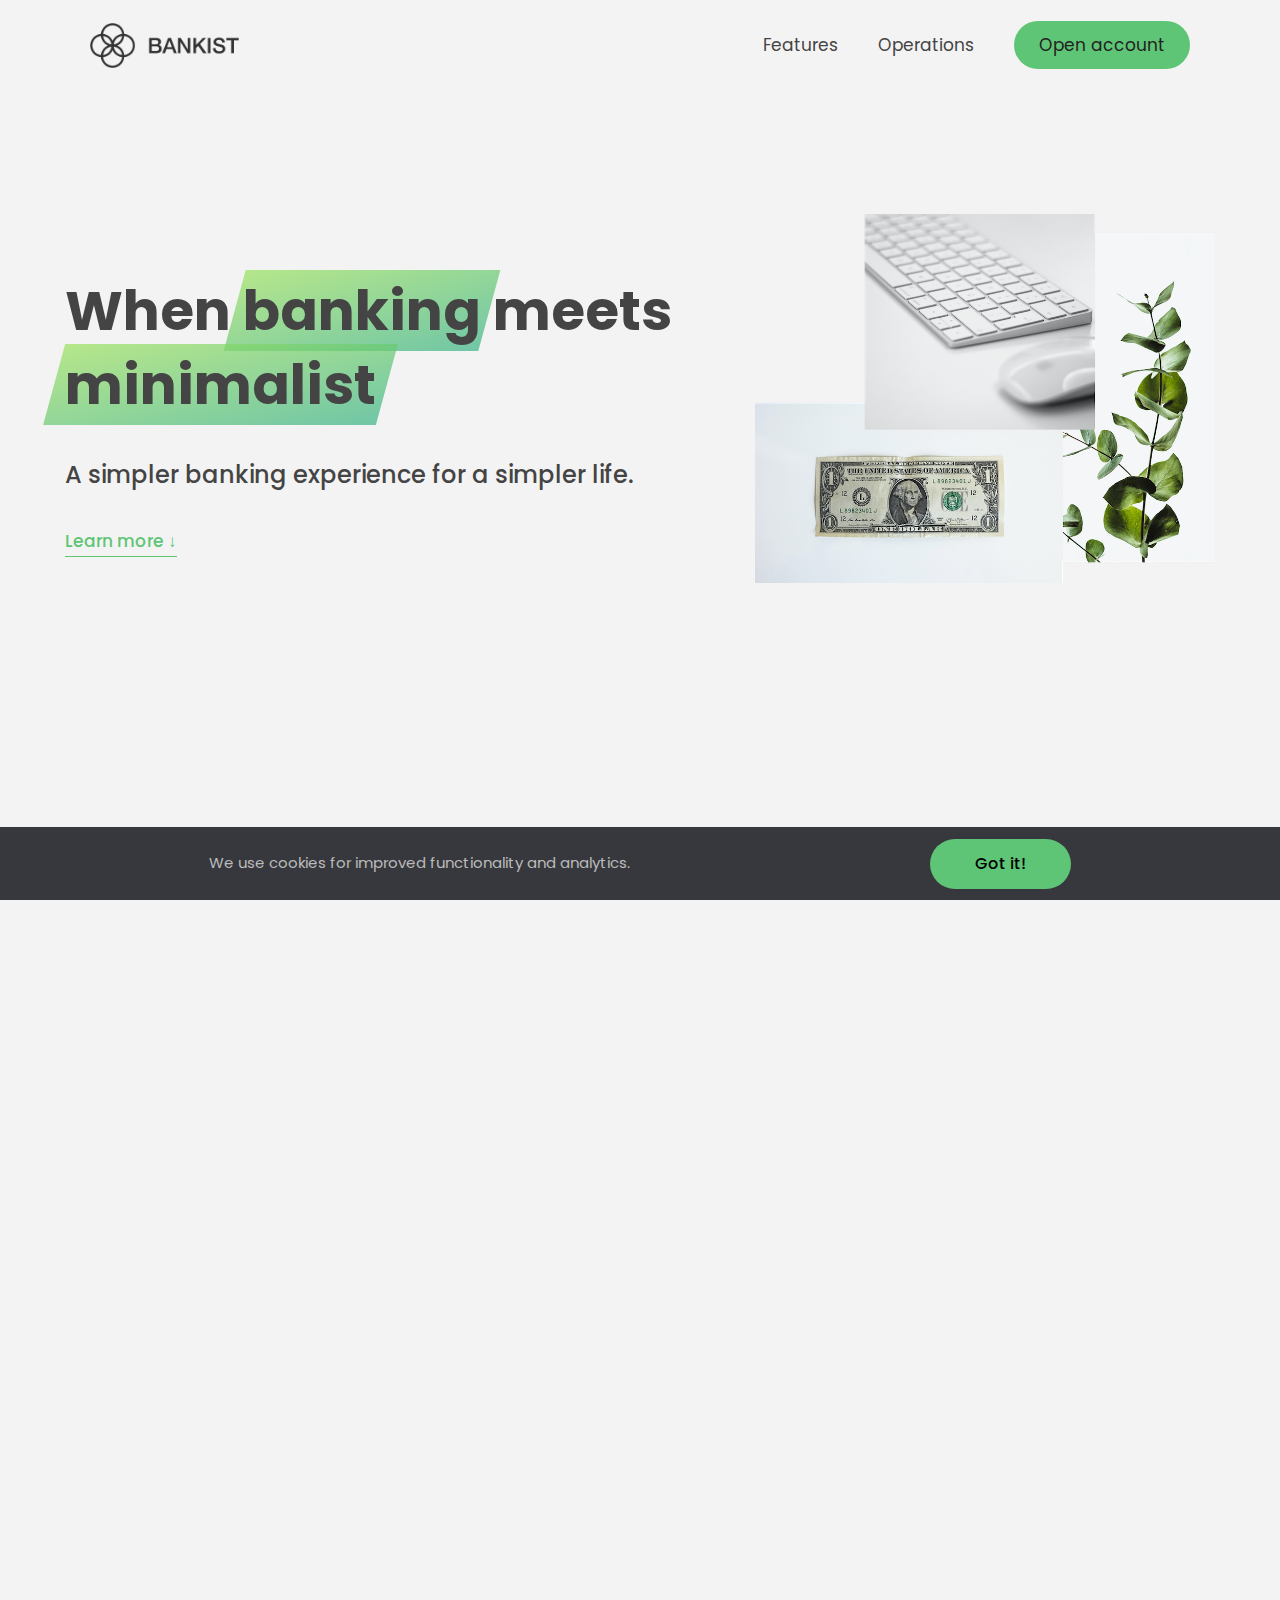
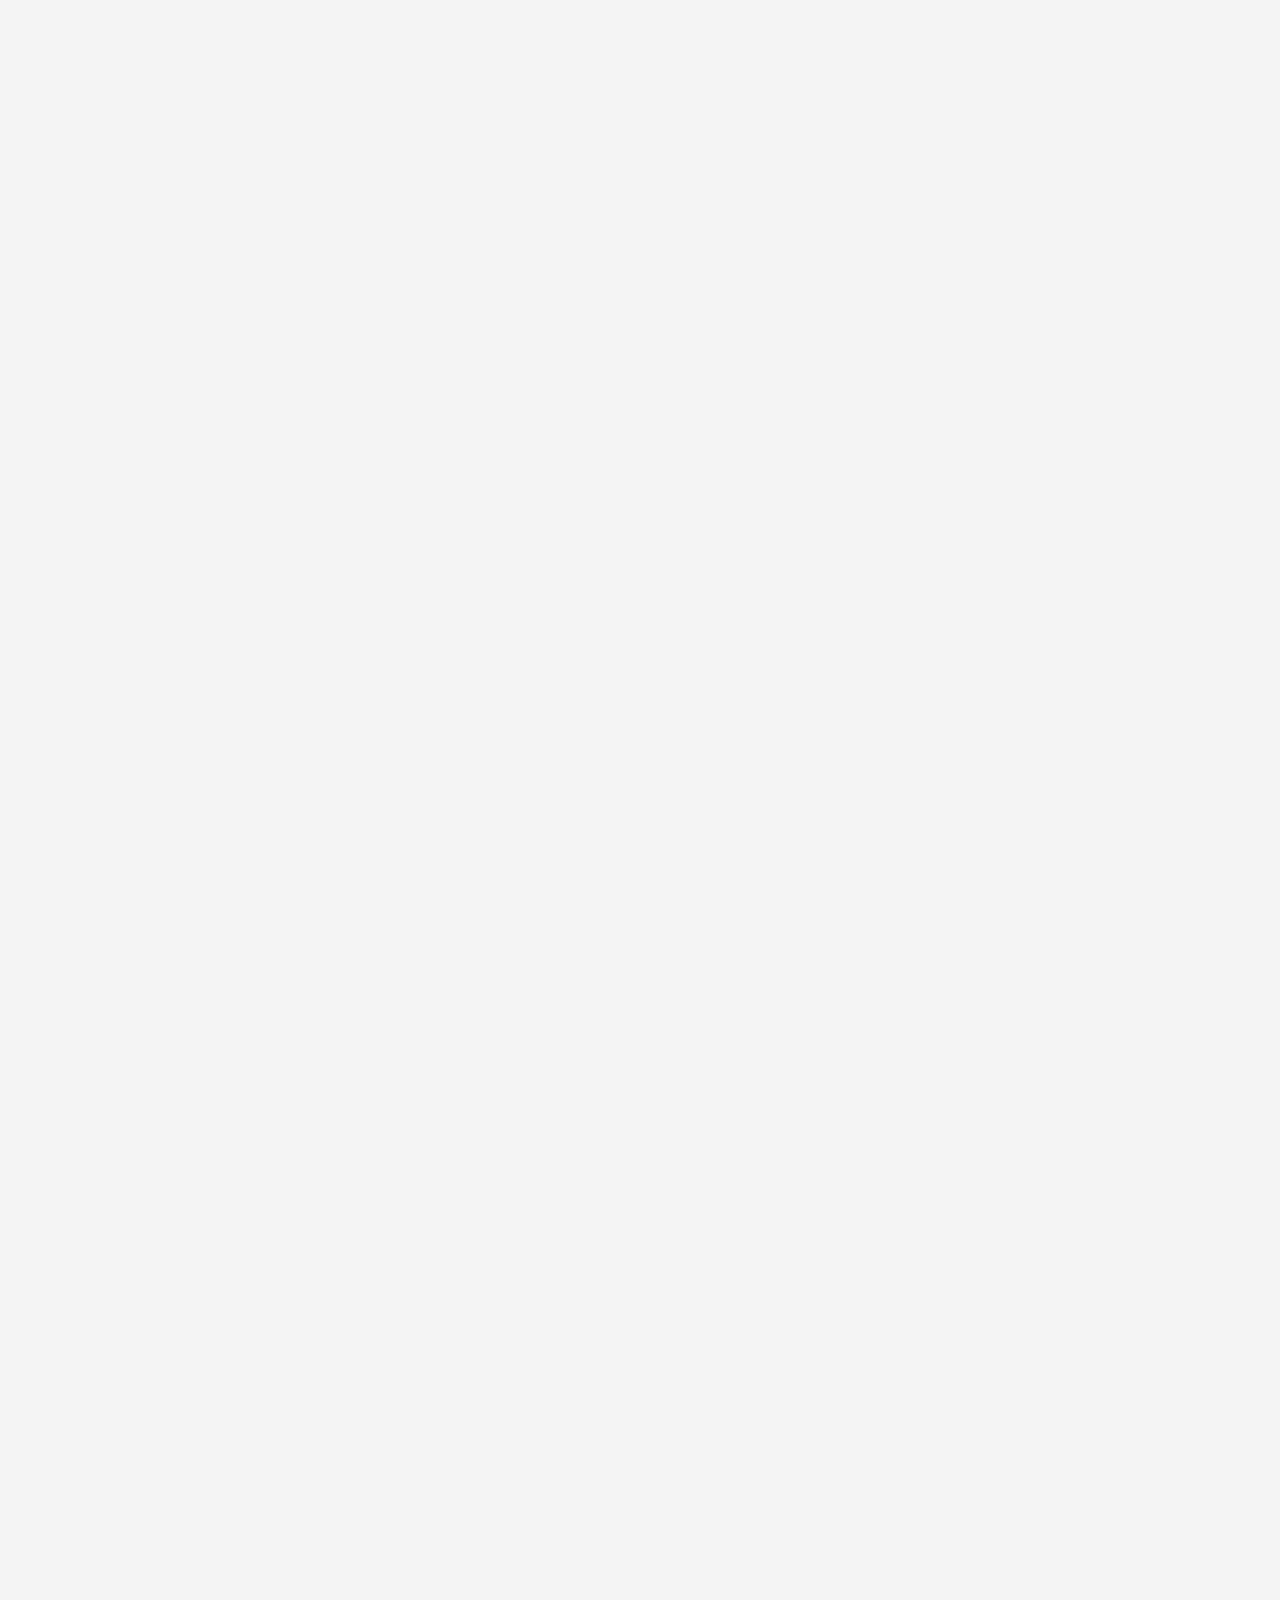
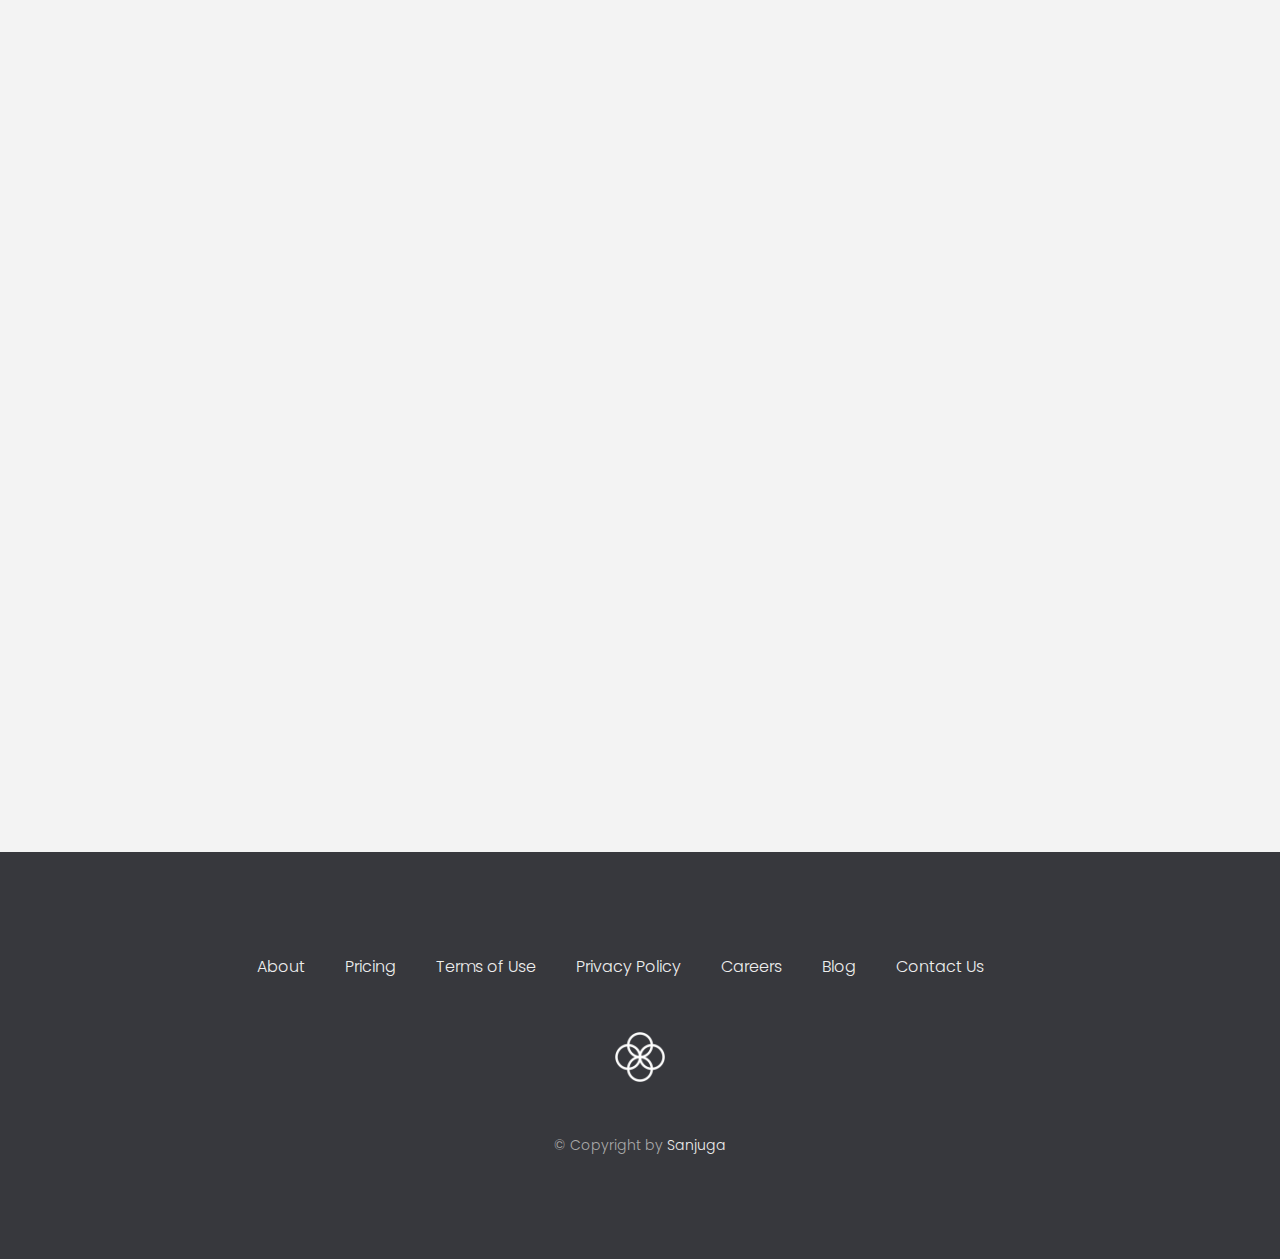
<file: index.html>
<!DOCTYPE html>
<html lang="en">
    <head>
        <meta charset="UTF-8" />
        <meta name="viewport" content="width=device-width, initial-scale=1.0" />
        <meta http-equiv="X-UA-Compatible" content="ie=edge" />
        <!-- <link rel="shortcut icon" type="image/png" href="img/icon.png" /> -->
        <link
            href="https://fonts.googleapis.com/css?family=Poppins:300,400,500,600&display=swap"
            rel="stylesheet"
        />
        <link rel="stylesheet" href="style.css" />
        <title>Bankist | When Banking meets Minimalist</title>
        <script defer src="script.js"></script>
        <!-- <script defer src="script-private.js"></script> -->
    </head>

    <body>
        <header class="header">
            <nav class="nav">
                <img
                    src="./images/logo.png"
                    alt="Bankist logo"
                    class="nav__logo"
                    id="logo"
                    designer="Jonas"
                    data-version-number="3.0"
                />
                <ul class="nav__links">
                    <li class="nav__item">
                        <a class="nav__link" href="#section--1">Features</a>
                    </li>
                    <li class="nav__item">
                        <a class="nav__link" href="#section--2">Operations</a>
                    </li>
                    
                    <li class="nav__item">
                        <a
                            class="nav__link nav__link--btn btn--show-modal"
                            href="#"
                            >Open account</a
                        >
                    </li>
                </ul>
            </nav>

            <div class="header__title">
                <h1>
                    When
                    <!-- Green highlight effect -->
                    <span class="highlight">banking</span>
                    meets<br />
                    <span class="highlight">minimalist</span>
                </h1>
                <h4>A simpler banking experience for a simpler life.</h4>
                <button class="btn--text btn--scroll-to">
                    Learn more &DownArrow;
                </button>
                <img
                    src="./images/hero.png"
                    class="header__img"
                    alt="Minimalist bank items"
                />
            </div>
        </header>

        <section class="section" id="section--1">
            <div class="section__title">
                <h2 class="section__description">Features</h2>
                <h3 class="section__header">
                    Everything you need in a modern bank and more.
                </h3>
            </div>

            <div class="features">
                <img
                    src="./images/digital-lazy.jpg"
                    data-src="./images/digital.jpg"
                    alt="Computer"
                    class="features__img lazy-img"
                />
                <div class="features__feature">
                    <div class="features__icon">
                        <!-- <svg>
                            <use xlink:href="img/icons.svg#icon-monitor"></use>
                        </svg> -->
                    </div>
                    <h5 class="features__header">100% digital bank</h5>
                    <p>
                        Enjoy a seamless digital banking experience with cutting-edge technology. Access your accounts anytime, anywhere.

                    </p>
                </div>

                <div class="features__feature">
                    <div class="features__icon">
                        <!-- <svg>
                            <use
                                xlink:href="img/icons.svg#icon-trending-up"
                            ></use>
                        </svg> -->
                    </div>
                    <h5 class="features__header">Watch your money grow</h5>
                    <p>
                        See your funds flourish over time with our intelligent investment options. Maximize your savings effortlessly.

                    </p>
                </div>
                <img
                    src="./images/grow-lazy.jpg"
                    data-src="./images/grow.jpg"
                    alt="Plant"
                    class="features__img lazy-img"
                />

                <img
                    src="./images/card-lazy.jpg"
                    data-src="./images/card.jpg"
                    alt="Credit card"
                    class="features__img lazy-img"
                />
                <div class="features__feature">
                    <div class="features__icon">
                        <!-- <svg>
                            <use
                                xlink:href="img/icons.svg#icon-credit-card"
                            ></use>
                        </svg> -->
                    </div>
                    <h5 class="features__header">Free debit card included</h5>
                    <p>
                        Get a free debit card with your account, offering convenience and security. Make transactions hassle-free.

                    </p>
                </div>
            </div>
        </section>

        <section class="section" id="section--2">
            <div class="section__title">
                <h2 class="section__description">Operations</h2>
                <h3 class="section__header">
                    Everything as simple as possible, but no simpler.
                </h3>
            </div>

            <div class="operations">
                <div class="operations__tab-container">
                    <button
                        class="btn operations__tab operations__tab--1 operations__tab--active"
                        data-tab="1"
                    >
                        <span>01</span>Instant Transfers
                    </button>
                    <button
                        class="btn operations__tab operations__tab--2"
                        data-tab="2"
                    >
                        <span>02</span>Instant Loans
                    </button>
                    <buttonwassd
                        class="btn operations__tab operations__tab--3"
                        data-tab="3"
                    >

                        <span>03</span>Instant Closing
                    </button>
                </div>
                <div
                    class="operations__content operations__content--1 operations__content--active">
                    <div class="operations__icon operations__icon--1">
                        <!-- <svg>
                            <use xlink:href="img/icons.svg#icon-upload"></use>
                        </svg> -->
                    </div>
                    <h5 class="operations__header">
                        Tranfser money to anyone, instantly! No fees, no BS.
                    </h5>
                    <p>
                        Send money to friends, family, or businesses instantly without worrying about transaction fees. Simplify your financial transactions.
 
                    </p>
                </div>

                <div class="operations__content operations__content--2">
                    <div class="operations__icon operations__icon--2">
                        <!-- <svg>
                            <use xlink:href="img/icons.svg#icon-home"></use>
                        </svg> -->
                    </div>
                    <h5 class="operations__header">
                        Buy a home or make your dreams come true, with instant
                        loans.
                    </h5>
                    <p>
                        Fulfill your dreams with our instant loan options. Whether it's a new home or personal goals, we've got you covered with quick and easy loan approvals.

                    </p>
                </div>
                <div class="operations__content operations__content--3">
                    <div class="operations__icon operations__icon--3">
                        <!-- <svg>
                            <use xlink:href="img/icons.svg#icon-user-x"></use>
                        </svg> -->
                    </div>
                    <h5 class="operations__header">
                        No longer need your account? No problem! Close it
                        instantly.
                    </h5>
                    <p>
                        Close your account effortlessly whenever you need to. Our streamlined process ensures a hassle-free account closure experience.

                    </p>
                </div>
            </div>
        </section>

        <section class="section section--cta">
            <div class="container text-center mt-5">
                <h3 id="hello">Wanna explore the possibility of being approved for a loan?</h3>
                <br>
                <a href="/loanpred.html" id="cont"> <button style="font-size: 20px; padding: 10px 20px; border-radius: 5px; border: none; background-color: #4CAF50; color: white; position: relative; left: 50%; transform: translateX(-50%);">Pinch me</button></a>
            </div>
        </section>

        <section class="section section--sign-up">
            <div class="section__title">
                <h3 class="section__header">
                    The best time to join Bankist was an year ago. The second
                    best is today!
                </h3>
            </div>
            <button class="btn btn--show-modal">
                Open your free account today!
            </button>
        </section>

       

        <footer class="footer">
            <ul class="footer__nav">
                <li class="footer__item">
                    <a class="footer__link" href="#">About</a>
                </li>
                <li class="footer__item">
                    <a class="footer__link" href="#">Pricing</a>
                </li>
                <li class="footer__item">
                    <a class="footer__link" href="#">Terms of Use</a>
                </li>
                <li class="footer__item">
                    <a class="footer__link" href="#">Privacy Policy</a>
                </li>
                <li class="footer__item">
                    <a class="footer__link" href="#">Careers</a>
                </li>
                <li class="footer__item">
                    <a class="footer__link" href="#">Blog</a>
                </li>
                <li class="footer__item">
                    <a class="footer__link" href="#">Contact Us</a>
                </li>
            </ul>
            <img
                src="./images/icon.png"
                alt="Logo"
                class="footer__logo"
            />
            <p class="footer__copyright">
                &copy; Copyright by
                <a
                    class="footer__link twitter-link"
                    target="_blank"
                    href="https://github.com/sanju094"
                    >Sanjuga</a>
            </p>
        </footer>

        <div class="modal hidden">
            <button class="btn--close-modal">&times;</button>
            <h2 class="modal__header">
                Open your bank account <br />
                in just <span class="highlight">5 minutes</span>
            </h2>
            <form class="modal__form">
                <label>First Name</label>
                <input type="text" />
                <label>Last Name</label>
                <input type="text" />
                <label>Email Address</label>
                <input type="email" />
                <button class="btn">Next step &rarr;</button>
            </form>
        </div>
        <div class="overlay hidden"></div>
    </body>
</html>
</file>
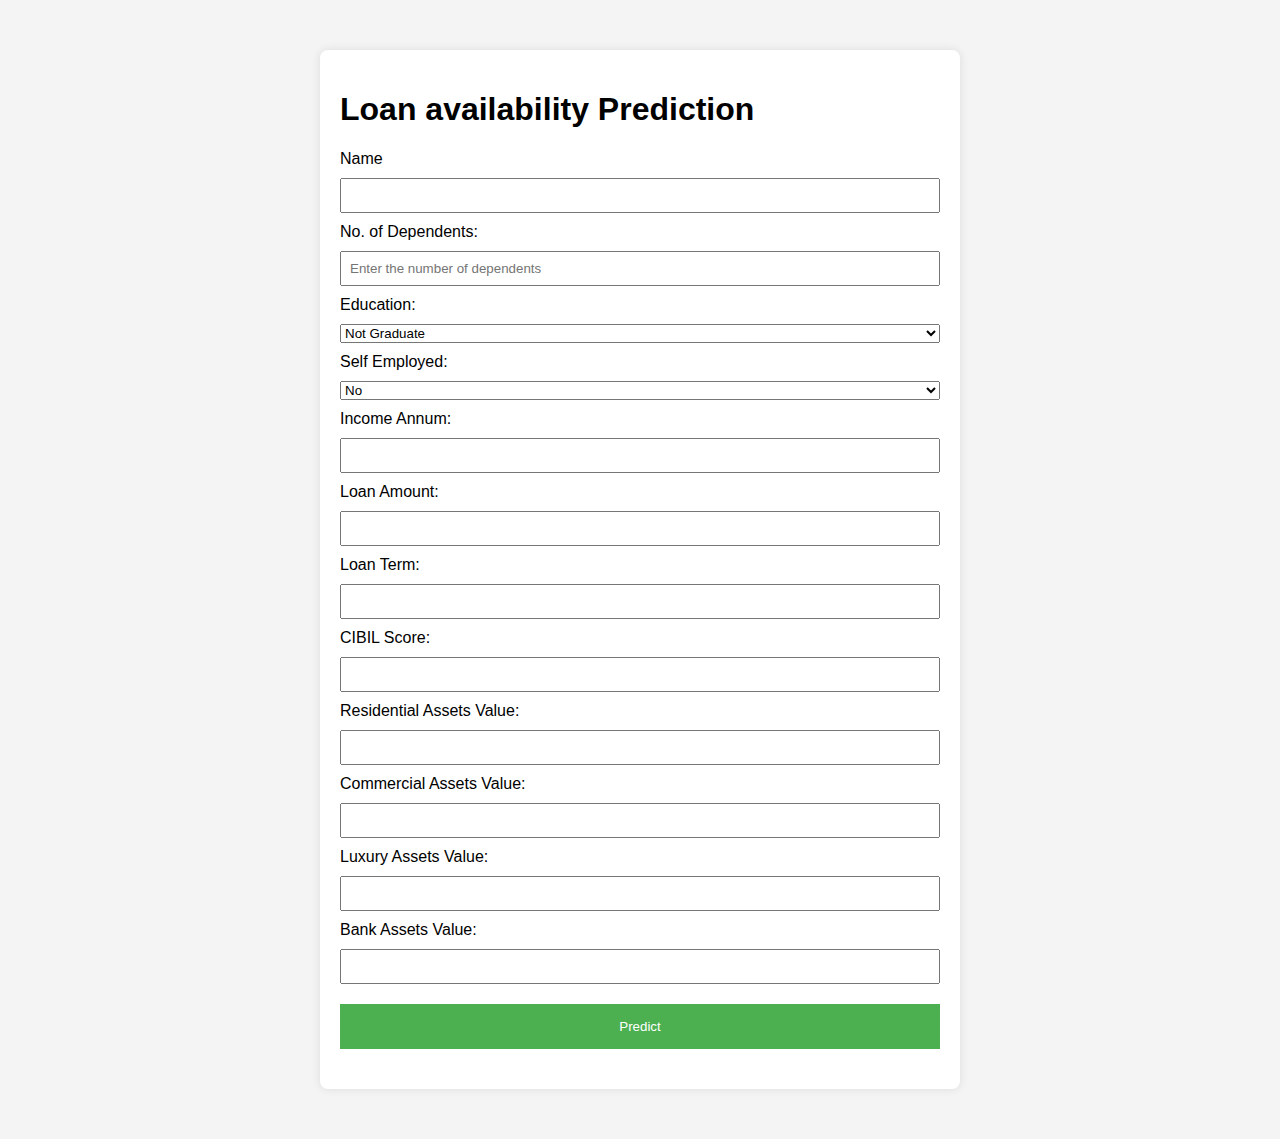
<file: loanpred.html>
<!DOCTYPE html>
<html lang="en">
<head>
    <meta charset="UTF-8">
    <meta name="viewport" content="width=device-width, initial-scale=1.0">
    <title>Loan Status Prediction</title>
    <style>
        body {
            font-family: Arial, sans-serif;
            margin: 0;
            padding: 0;
            background-color: #f4f4f4;
        }

        .container {
            max-width: 600px;
            margin: 50px auto;
            background-color: #fff;
            padding: 20px;
            border-radius: 8px;
            box-shadow: 0 0 10px rgba(0, 0, 0, 0.1);
        }

        form {
            display: flex;
            flex-direction: column;
            gap: 10px;
        }

        input {
            width: 100%;
            padding: 8px;
            box-sizing: border-box;
        }

        button {
            margin-top: 10px;
            padding: 15px;
            background-color: #4CAF50;
            color: white;
            border: none;
            cursor: pointer;
        }

        button:hover {
            background-color: #45a049;
        }

        #result {
            margin-top: 20px;
        }
    </style>
</head>
<body>
    <div class="container">
        <h1>Loan availability Prediction</h1>
        <form id="loanForm">

            <label for="name">Name</label>
            <input type="text" id="name"/>

            <label for="no_of_dependents">No. of Dependents:</label>
            <input type="number" id="no_of_dependents" placeholder="Enter the number of dependents" required>

            <label for="education">Education:</label>
            <select id="education" required>
                <option value="0">Not Graduate</option>
                <option value="1">Graduate</option>
            </select>

            <label for="self_employed">Self Employed:</label>
            <select id="self_employed" required>
                <option value="0">No</option>
                <option value="1">Yes</option>
            </select>

            <label for="incomeAnnum">Income Annum:</label>
            <input type="number" id="incomeAnnum" name="incomeAnnum"   required>

            <label for="loanAmount">Loan Amount:</label>
            <input type="number" id="loanAmount" name="loanAmount" required>

            <label for="loanTerm">Loan Term:</label>
            <input type="number" id="loanTerm" name="loanTerm" required>

            <label for="cibilScore">CIBIL Score:</label>
            <input type="number" id="cibilScore" name="cibilScore" required>

            <label for="residentialAssets">Residential Assets Value:</label>
            <input type="number" id="residentialAssets" name="residentialAssets" required>

            <label for="commercialAssets">Commercial Assets Value:</label>
            <input type="number" id="commercialAssets" name="commercialAssets" required>

            <label for="luxuryAssets">Luxury Assets Value:</label>
            <input type="number" id="luxuryAssets" name="luxuryAssets" required>

            <label for="bankAssets">Bank Assets Value:</label>
            <input type="number" id="bankAssets" name="bankAssets" required>


            <button type="button" onclick="predictLoanStatus()">Predict</button>
        </form>
        <div id="result"></div>
    </div>

    <script>
        async function predictLoanStatus() {
            try {
                // Retrieve input values
                const name = document.getElementById('name').value;
                const no_of_dependents = document.getElementById('no_of_dependents').value;
                const education = document.getElementById('education').value;
                const self_employed = document.getElementById('self_employed').value;
                const incomeAnnum = document.getElementById('incomeAnnum').value;
                const loanAmount = document.getElementById('loanAmount').value;
                const loanTerm = document.getElementById('loanTerm').value;
                const cibilScore = document.getElementById('cibilScore').value;
                const residentialAssets = document.getElementById('residentialAssets').value;
                const commercialAssets = document.getElementById('commercialAssets').value;
                const luxuryAssets = document.getElementById('luxuryAssets').value;
                const bankAssets = document.getElementById('bankAssets').value;


                // Prepare data for the POST request
                const data = {
                    no_of_dependents: parseInt(no_of_dependents),
                    education: parseInt(education),
                    self_employed: parseInt(self_employed),
                    income_annum: parseFloat(incomeAnnum),
                    loan_amount: parseFloat(loanAmount),
                    loan_term: parseFloat(loanTerm),
                    cibil_score: parseFloat(cibilScore),
                    residential_assets_value: parseFloat(residentialAssets),
                    commercial_assets_value: parseFloat(commercialAssets),
                    luxury_assets_value: parseFloat(luxuryAssets),
                    bank_asset_value: parseFloat(bankAssets),
                };

                // Make a POST request to the FastAPI endpoint
                const response = await fetch('http://127.0.0.1:8000/predict', {
                    method: 'POST',
                    headers: {
                        'Content-Type': 'application/json',
                    },
                    body: JSON.stringify(data),
                });

                // Check if the response is successful
                if (!response.ok) {
                    throw new Error(`Prediction failed: ${response.statusText}`);
                }

                // Parse the JSON response
                const result = await response.json();

                // Display the prediction result
                displayResult(result);
            } catch (error) {
                console.error('Error:', error.message);
            }
        }

        function displayResult(result) {
            const resultDiv = document.getElementById('result');
            if(result.Loan_Status_Prediction == 1)
            {
              resultDiv.innerHTML = `<p><b>Sorry, ${name} you can't avail Loan from our bank</b></p>`;
            }
            else{
              resultDiv.innerHTML = `<p><b>Congratulations, ${name} you can Avail loan from our Bank</b></p>`
            }
        }
    </script>
</body>
</html>
</file>
<file: style.css>
:root {
    --color-primary: #5ec576;
    --color-secondary: #ffcb03;
    --color-tertiary: #ff585f;
    --color-primary-darker: #4bbb7d;
    --color-secondary-darker: #ffbb00;
    --color-tertiary-darker: #fd424b;
    --color-primary-opacity: #5ec5763a;
    --color-secondary-opacity: #ffcd0331;
    --color-tertiary-opacity: #ff58602d;
    --gradient-primary: linear-gradient(to top left, #39b385, #9be15d);
    --gradient-secondary: linear-gradient(to top left, #ffb003, #ffcb03);
}

* {
    margin: 0;
    padding: 0;
    box-sizing: inherit;
}

html {
    font-size: 62.5%;
    box-sizing: border-box;
}

body {
    font-family: 'Poppins', sans-serif;
    font-weight: 300;
    color: #444;
    line-height: 1.9;
    background-color: #f3f3f3;
}

/* GENERAL ELEMENTS */
.section {
    padding: 15rem 3rem;
    border-top: 1px solid #ddd;
    /* NOTICE how this transition works w/ .section--hidden below & in the JS file under reveal section */
    transition: transform 1s, opacity 1s;
}

.section--hidden {
    opacity: 0;
    transform: translateY(8rem);
}

.section__title {
    max-width: 80rem;
    margin: 0 auto 8rem auto;
}

.section__description {
    font-size: 1.8rem;
    font-weight: 600;
    text-transform: uppercase;
    color: var(--color-primary);
    margin-bottom: 1rem;
}

.section__header {
    font-size: 4rem;
    line-height: 1.3;
    font-weight: 500;
}

.btn {
    display: inline-block;
    background-color: var(--color-primary);
    font-size: 1.6rem;
    font-family: inherit;
    font-weight: 500;
    border: none;
    padding: 1.25rem 4.5rem;
    border-radius: 10rem;
    cursor: pointer;
    transition: all 0.3s;
}

.btn:hover {
    background-color: var(--color-primary-darker);
}

.btn--text {
    display: inline-block;
    background: none;
    font-size: 1.7rem;
    font-family: inherit;
    font-weight: 500;
    color: var(--color-primary);
    border: none;
    border-bottom: 1px solid currentColor;
    padding-bottom: 2px;
    cursor: pointer;
    transition: all 0.3s;
}

p {
    color: #666;
}

/* This is BAD for accessibility! Don't do in the real world! */
button:focus {
    outline: none;
}

img {
    transition: filter 0.5s;
}

.lazy-img {
    filter: blur(20px);
}

/* NAVIGATION */
.nav {
    display: flex;
    justify-content: space-between;
    align-items: center;
    height: 9rem;
    width: 100%;
    padding: 0 6rem;
    z-index: 100;
}

/* nav and stickly class at the same time */
.nav.sticky {
    position: fixed;
    background-color: rgba(255, 255, 255, 0.95);
}

.nav__logo {
    height: 4.5rem;
    transition: all 0.3s;
}

.nav__links {
    display: flex;
    align-items: center;
    list-style: none;
}

.nav__item {
    margin-left: 4rem;
}

.nav__link:link,
.nav__link:visited {
    font-size: 1.7rem;
    font-weight: 400;
    color: inherit;
    text-decoration: none;
    display: block;
    transition: all 0.3s;
}

.nav__link--btn:link,
.nav__link--btn:visited {
    padding: 0.8rem 2.5rem;
    border-radius: 3rem;
    background-color: var(--color-primary);
    color: #222;
}

.nav__link--btn:hover,
.nav__link--btn:active {
    color: inherit;
    background-color: var(--color-primary-darker);
    color: #333;
}

/* HEADER */
.header {
    padding: 0 3rem;
    height: 100vh;
    display: flex;
    flex-direction: column;
    align-items: center;
}

.header__title {
    flex: 1;

    max-width: 115rem;
    display: grid;
    grid-template-columns: 3fr 2fr;
    row-gap: 3rem;
    align-content: center;
    justify-content: center;

    align-items: start;
    justify-items: start;
}

h1 {
    font-size: 5.5rem;
    line-height: 1.35;
}

h4 {
    font-size: 2.4rem;
    font-weight: 500;
}

.header__img {
    width: 100%;
    grid-column: 2 / 3;
    grid-row: 1 / span 4;
    transform: translateY(-6rem);
}

.highlight {
    position: relative;
}

.highlight::after {
    display: block;
    content: '';
    position: absolute;
    bottom: 0;
    left: 0;
    height: 100%;
    width: 100%;
    z-index: -1;
    opacity: 0.7;
    transform: scale(1.07, 1.05) skewX(-15deg);
    background-image: var(--gradient-primary);
}

/* FEATURES */
.features {
    display: grid;
    grid-template-columns: 1fr 1fr;
    gap: 4rem;
    margin: 0 12rem;
}

.features__img {
    width: 100%;
}

.features__feature {
    align-self: center;
    justify-self: center;
    width: 70%;
    font-size: 1.5rem;
}

.features__icon {
    display: flex;
    align-items: center;
    justify-content: center;
    background-color: var(--color-primary-opacity);
    height: 5.5rem;
    width: 5.5rem;
    border-radius: 50%;
    margin-bottom: 2rem;
}

.features__icon svg {
    height: 2.5rem;
    width: 2.5rem;
    fill: var(--color-primary);
}

.features__header {
    font-size: 2rem;
    margin-bottom: 1rem;
}

/* OPERATIONS */
.operations {
    max-width: 100rem;
    margin: 12rem auto 0 auto;

    background-color: #fff;
}

.operations__tab-container {
    display: flex;
    justify-content: center;
}

.operations__tab {
    margin-right: 2.5rem;
    transform: translateY(-50%);
}

.operations__tab span {
    margin-right: 1rem;
    font-weight: 600;
    display: inline-block;
}

.operations__tab--1 {
    background-color: var(--color-secondary);
}

.operations__tab--1:hover {
    background-color: var(--color-secondary-darker);
}

.operations__tab--3 {
    background-color: var(--color-tertiary);
    margin: 0;
}

.operations__tab--3:hover {
    background-color: var(--color-tertiary-darker);
}

.operations__tab--active {
    transform: translateY(-66%);
}

.operations__content {
    display: none;

    /* JUST PRESENTATIONAL */
    font-size: 1.7rem;
    padding: 2.5rem 7rem 6.5rem 7rem;
}

.operations__content--active {
    display: grid;
    grid-template-columns: 7rem 1fr;
    column-gap: 3rem;
    row-gap: 0.5rem;
}

.operations__header {
    font-size: 2.25rem;
    font-weight: 500;
    align-self: center;
}

.operations__icon {
    display: flex;
    align-items: center;
    justify-content: center;
    height: 7rem;
    width: 7rem;
    border-radius: 50%;
}

.operations__icon svg {
    height: 2.75rem;
    width: 2.75rem;
}

.operations__content p {
    grid-column: 2;
}

.operations__icon--1 {
    background-color: var(--color-secondary-opacity);
}
.operations__icon--2 {
    background-color: var(--color-primary-opacity);
}
.operations__icon--3 {
    background-color: var(--color-tertiary-opacity);
}
/* .operations__icon--1 svg {
    fill: var(--color-secondary-darker);
}
.operations__icon--2 svg {
    fill: var(--color-primary);
}
.operations__icon--3 svg {
    fill: var(--color-tertiary);
} */

/* SLIDER */
.slider {
    max-width: 100rem;
    height: 50rem;
    margin: 0 auto;
    position: relative;

    /* IN THE END */
    overflow: hidden;
}

.slide {
    position: absolute;
    top: 0;
    width: 100%;
    height: 50rem;

    display: flex;
    align-items: center;
    justify-content: center;

    /* THIS creates the animation! */
    transition: transform 1s;
}

.slide > img {
    /* Only for images that have different size than slide */
    width: 100%;
    height: 100%;
    object-fit: cover;
}

.slider__btn {
    position: absolute;
    top: 50%;
    z-index: 10;

    border: none;
    background: rgba(255, 255, 255, 0.7);
    font-family: inherit;
    color: #333;
    border-radius: 50%;
    height: 5.5rem;
    width: 5.5rem;
    font-size: 3.25rem;
    cursor: pointer;
}

.slider__btn--left {
    left: 6%;
    transform: translate(-50%, -50%);
}

.slider__btn--right {
    right: 6%;
    transform: translate(50%, -50%);
}

.dots {
    position: absolute;
    bottom: 5%;
    left: 50%;
    transform: translateX(-50%);
    display: flex;
}

.dots__dot {
    border: none;
    background-color: #b9b9b9;
    opacity: 0.7;
    height: 1rem;
    width: 1rem;
    border-radius: 50%;
    margin-right: 1.75rem;
    cursor: pointer;
    transition: all 0.5s;

    /* Only necessary when overlying images */
    /* box-shadow: 0 0.6rem 1.5rem rgba(0, 0, 0, 0.7); */
}

.dots__dot:last-child {
    margin: 0;
}

.dots__dot--active {
    /* background-color: #fff; */
    background-color: #888;
    opacity: 1;
}
#hello {
    font-size: 24px;
    text-align: center;
    margin: 0 auto;
}

#butnut {
    text-align: center;
    display: flex;
    justify-content: center;
    align-items: center;
    /* This assumes you want the button to be centered vertically as well */
}

/* Style for the button */















/* SIGNUP */
.section--sign-up {
    background-color: #37383d;
    border-top: none;
    border-bottom: 1px solid #444;
    text-align: center;
    padding: 10rem 3rem;
}

.section--sign-up .section__header {
    color: #fff;
    text-align: center;
}

.section--sign-up .section__title {
    margin-bottom: 6rem;
}

.section--sign-up .btn {
    font-size: 1.9rem;
    padding: 2rem 5rem;
}

/* FOOTER */
.footer {
    padding: 10rem 3rem;
    background-color: #37383d;
}

.footer__nav {
    list-style: none;
    display: flex;
    justify-content: center;
    margin-bottom: 5rem;
}

.footer__item {
    margin-right: 4rem;
}

.footer__link {
    font-size: 1.6rem;
    color: #eee;
    text-decoration: none;
}

.footer__logo {
    height: 5rem;
    display: block;
    margin: 0 auto;
    margin-bottom: 5rem;
}

.footer__copyright {
    font-size: 1.4rem;
    color: #aaa;
    text-align: center;
}

.footer__copyright .footer__link {
    font-size: 1.4rem;
}

/* MODAL WINDOW */
.modal {
    position: fixed;
    top: 50%;
    left: 50%;
    transform: translate(-50%, -50%);
    max-width: 60rem;
    background-color: #f3f3f3;
    padding: 5rem 6rem;
    box-shadow: 0 4rem 6rem rgba(0, 0, 0, 0.3);
    z-index: 1000;
    transition: all 0.5s;
}

.overlay {
    position: fixed;
    top: 0;
    left: 0;
    width: 100%;
    height: 100%;
    background-color: rgba(0, 0, 0, 0.5);
    backdrop-filter: blur(4px);
    z-index: 100;
    transition: all 0.5s;
}

.modal__header {
    font-size: 3.25rem;
    margin-bottom: 4.5rem;
    line-height: 1.5;
}

.modal__form {
    margin: 0 3rem;
    display: grid;
    grid-template-columns: 1fr 2fr;
    align-items: center;
    gap: 2.5rem;
}

.modal__form label {
    font-size: 1.7rem;
    font-weight: 500;
}

.modal__form input {
    font-size: 1.7rem;
    padding: 1rem 1.5rem;
    border: 1px solid #ddd;
    border-radius: 0.5rem;
}

.modal__form button {
    grid-column: 1 / span 2;
    justify-self: center;
    margin-top: 1rem;
}

.btn--close-modal {
    font-family: inherit;
    color: inherit;
    position: absolute;
    top: 0.5rem;
    right: 2rem;
    font-size: 4rem;
    cursor: pointer;
    border: none;
    background: none;
}

.hidden {
    visibility: hidden;
    opacity: 0;
}

/* COOKIE MESSAGE */
.cookie-message {
    display: flex;
    align-items: center;
    justify-content: space-evenly;
    width: 100%;
    background-color: white;
    color: #bbb;
    font-size: 1.5rem;
    font-weight: 400;
}
</file>
